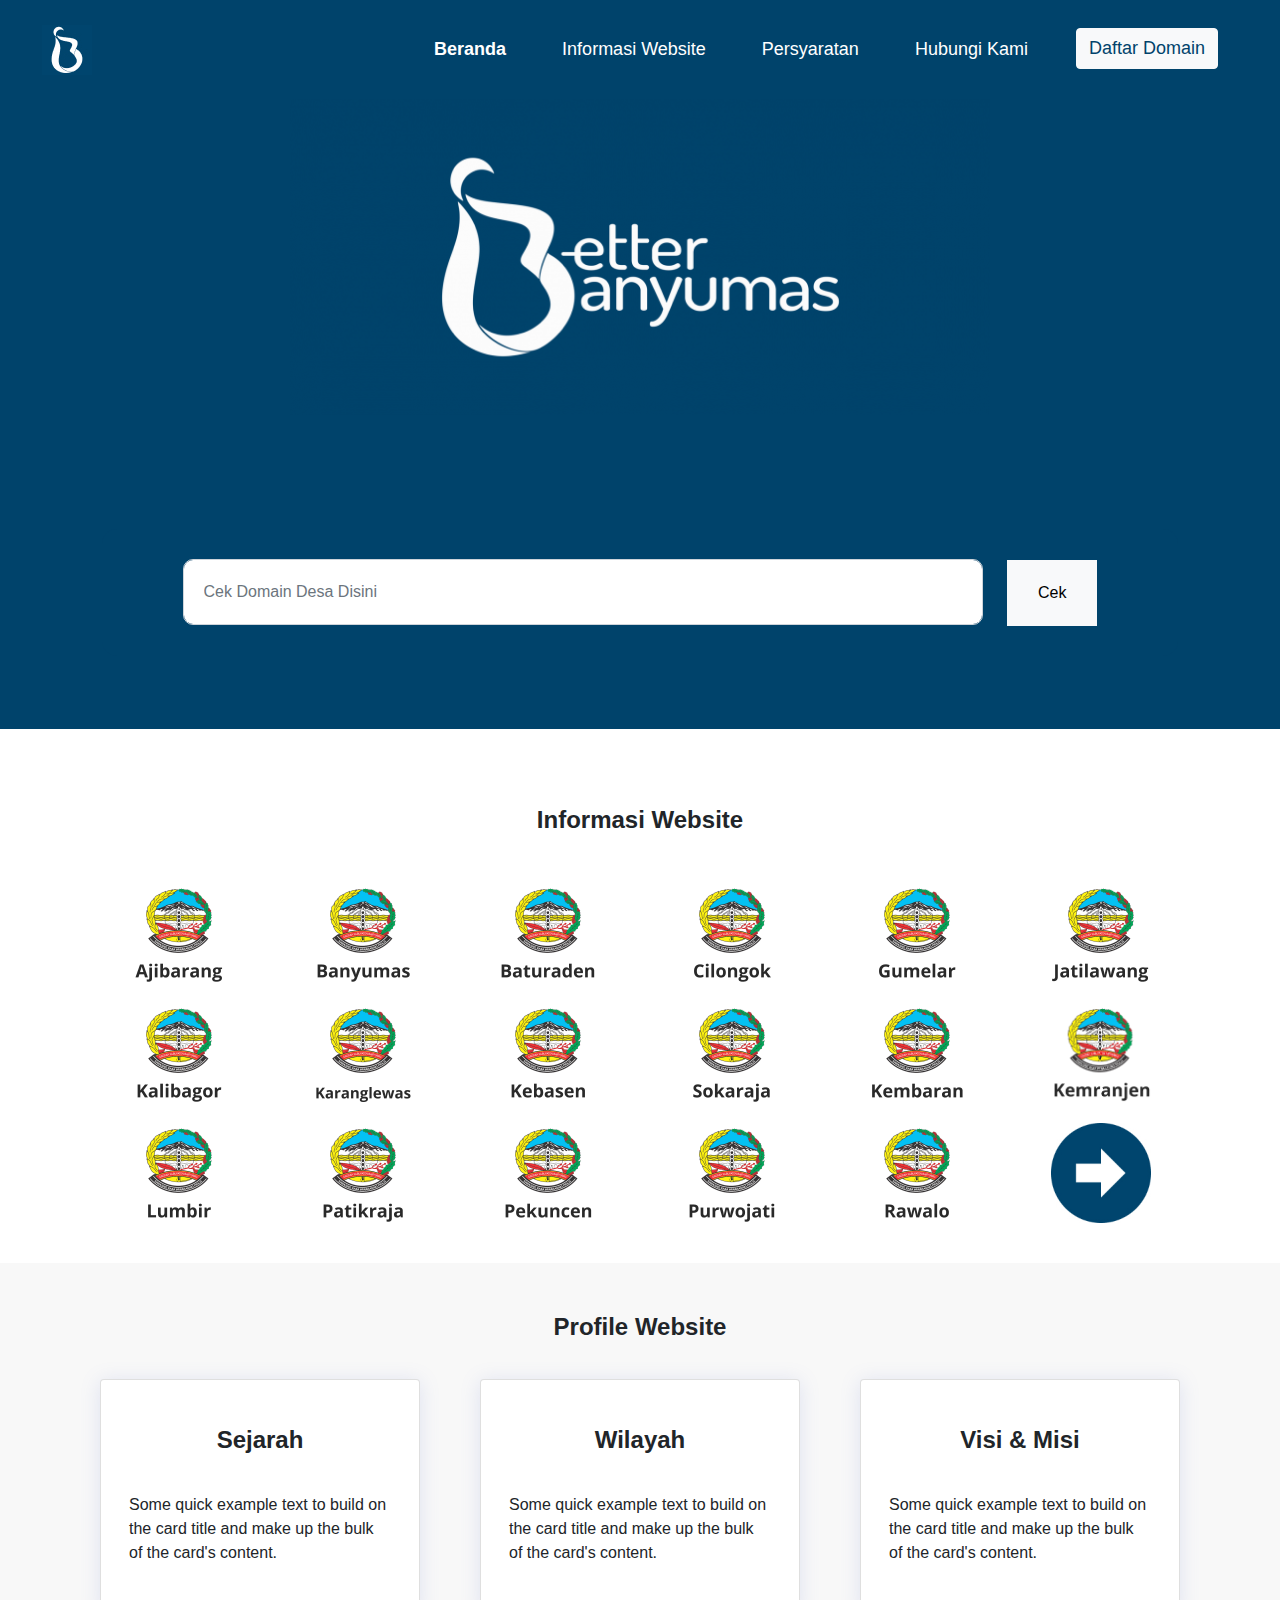
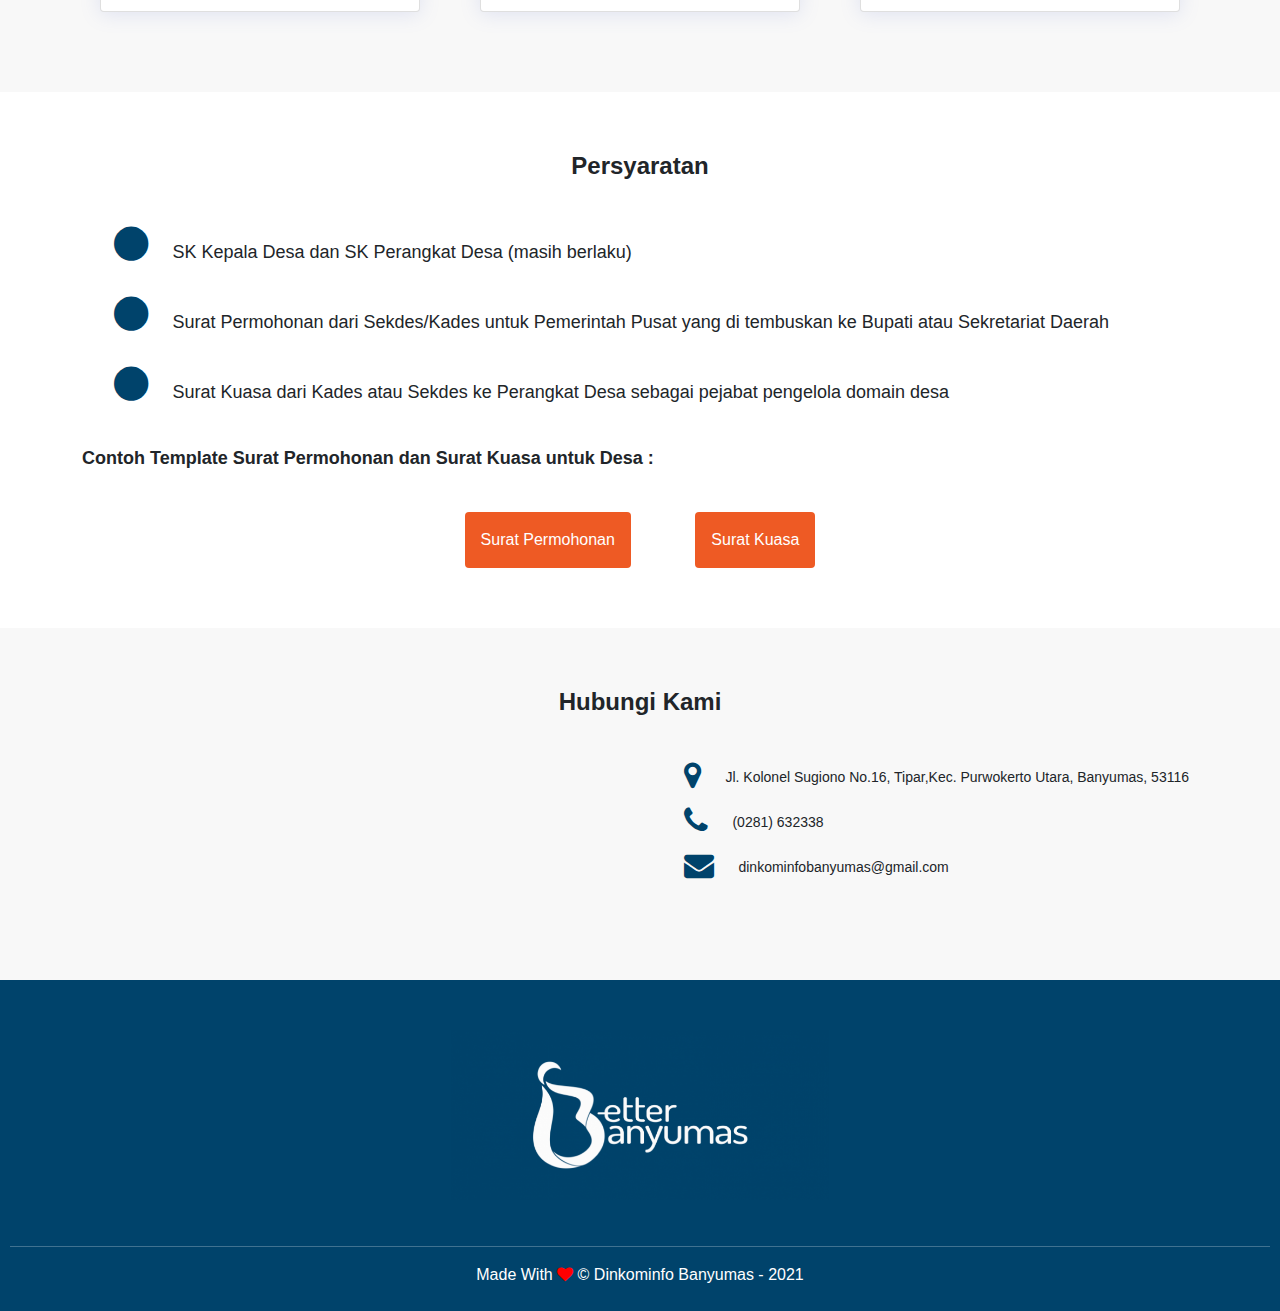
<file: index.html>
<!DOCTYPE html>
<html>
<head>
	<title>Home - Dinkominfo Banyumas</title>
	<link rel="stylesheet" href="css/style.css" />
	<link rel="stylesheet" href="css/bootstrap.min.css" />
	<link rel="stylesheet" href="https://maxcdn.bootstrapcdn.com/font-awesome/4.5.0/css/font-awesome.min.css" />
</head>
<body>
	
	<section id="header">
		<div class="menu-bar">
			<nav class="navbar navbar-expand-lg navbar-light">
				<div class="container-fluid">
					<a class="navbar-brand" href="index.html"><img src="images/logo.jpg"></a>
					<button class="navbar-toggler" type="button" data-bs-toggle="collapse" data-bs-target="#navbarNav" aria-controls="navbarNav" aria-expanded="false" aria-label="Toggle navigation">
						<span class="navbar-toggler-icon"></span>
					</button>
					<div class="collapse navbar-collapse justify-content-end" id="navbarNav">
						<ul class="navbar-nav ml-auto">
							<li class="nav-item">
								<a class="nav-link" href="#"><b>Beranda</b></a>
							</li>
							<li class="nav-item">
								<a class="nav-link" href="#profile">Informasi Website</a>
							</li>
							<li class="nav-item">
								<a class="nav-link" href="#site-stats">Persyaratan</a>
							</li>
							<li class="nav-item">
								<a class="nav-link" href="#alamat">Hubungi Kami</a>
							</li>
							<li class="nav-item">
								<a href="login.html" type="button" class="btn btn-light button-user">Daftar Domain</a>
							</li>
						</ul>
					</div>
				</div>
			</nav>
		</div>
		<div class="banner text-center">
			<img src="images/logo_banner.png">
		</div>
	</section>

	<div class="search-job text-center">
		<input type="text" class="form-control" placeholder="Cek Domain Desa Disini">
		<input type="button" class="btn btn-light" value="Cek">
	</div>

	<section id="recruiters">
		<div class="container text-center">
			<h3>Informasi Website</h3>
			<div>
				<img src="images/Ajibarang.png">
				<img src="images/Banyumas.png">
				<img src="images/Baturaden.png">
				<img src="images/Cilongok.png">
				<img src="images/Gumelar.png">
				<img src="images/Jatilawang.png">
			</div>
			<div>
				<img src="images/Kalibagor.png">
				<img src="images/Karanglewas.png">
				<img src="images/Kebasen.png">
				<img src="images/Sokaraja.png">
				<img src="images/Kembaran.png">
				<img src="images/Kemranjen.png">
			</div>
			<div>
				<img src="images/Lumbir.png">
				<img src="images/Patikraja.png">
				<img src="images/Pekuncen.png">
				<img src="images/Purwojati.png">
				<img src="images/Rawalo.png">
				<img src="images/arrow.jpg">
			</div>
		</div>
	</section>

	<section id="profile">
		<div class="container">
			<h5>Profile Website</h5>
			<div class="row">
				<div class="card" style="width: 20rem;">
					<div class="card-body">
						<h5 class="card-title">Sejarah</h5>
						<p class="card-text">Some quick example text to build on the card title and make up the bulk of the card's content.</p>
					</div>
				</div>
				<div class="card" style="width: 20rem;">
					<div class="card-body">
						<h5 class="card-title">Wilayah</h5>
						<p class="card-text">Some quick example text to build on the card title and make up the bulk of the card's content.</p>
					</div>
				</div>
				<div class="card" style="width: 20rem;">
					<div class="card-body">
						<h5 class="card-title">Visi & Misi</h5>
						<p class="card-text">Some quick example text to build on the card title and make up the bulk of the card's content.</p>
					</div>
				</div>
			</div>
			
		</div>
	</section>

	<section id="site-stats">
		<div class="container text-center">
			<h3>Persyaratan</h3>
			<div class="row">
				<div class="keterangan">
					<ul>
						<li>		
							<i class="fa fa-circle fa-2x" aria-hidden="true"style="color:#00436b"></i>
							<span>SK Kepala Desa dan SK Perangkat Desa (masih berlaku)</span>
						</li>
						<li>	
							<i class="fa fa-circle fa-2x" aria-hidden="true"style="color:#00436b"></i>
							<span>Surat Permohonan dari Sekdes/Kades untuk Pemerintah Pusat yang di tembuskan ke Bupati atau Sekretariat Daerah</span>
						</li>
						<li>	
							<i class="fa fa-circle fa-2x" aria-hidden="true"style="color:#00436b"></i>
							<span> Surat Kuasa dari Kades atau Sekdes ke Perangkat Desa sebagai pejabat pengelola domain desa</span>
						</li>
					</ul>
					<span><b>Contoh Template Surat Permohonan dan Surat Kuasa untuk Desa : </b></span>
				</div>
				<div class="button">
					<button class="btn">Surat Permohonan</button>
					<button class="btn">Surat Kuasa</button>
				</div>
			</div>
		</div>
	</section>

	<section id="alamat">
		<div class="container text-center">
			<h3>Hubungi Kami</h3>
			<div class="row">
				<div class="col-md-6">
					<div id="map-container-google-2" class="z-depth-1-half map-container" style="height: 200px weight: 300px">
						<iframe src="https://maps.google.com/maps?q=manhatan&t=&z=13&ie=UTF8&iwloc=&output=embed" frameborder="0"
						style="border:0" allowfullscreen></iframe>
					</div>
				</div>
				<div class="col-md-6">
					<ul>
						<li>		
							<i class="fa fa-map-marker fa-2x" aria-hidden="true"style="color:#00436b"></i>
							<span>Jl. Kolonel Sugiono No.16, Tipar,Kec. Purwokerto Utara, Banyumas, 53116</span>
						</li>
						<li>	
							<i class="fa fa-phone fa-2x" aria-hidden="true"style="color:#00436b"></i>
							<span>(0281) 632338</span>
						</li>
						<li>	
							<i class="fa fa-envelope fa-2x" aria-hidden="true"style="color:#00436b"></i>
							<span>dinkominfobanyumas@gmail.com</span>
						</li>
					</ul>
				</div>
			</div>
		</div>
	</section>

	<section id="footer" class="text-center">
		<img src="images/logo_banner.png" class="footer-image">
		<hr>
		<p>Made With <i class="fa fa-heart"></i> © Dinkominfo Banyumas - 2021</p>
	</section>

	<script src="js/bootstrap.min.js"></script>
</body>
</html>
</file>
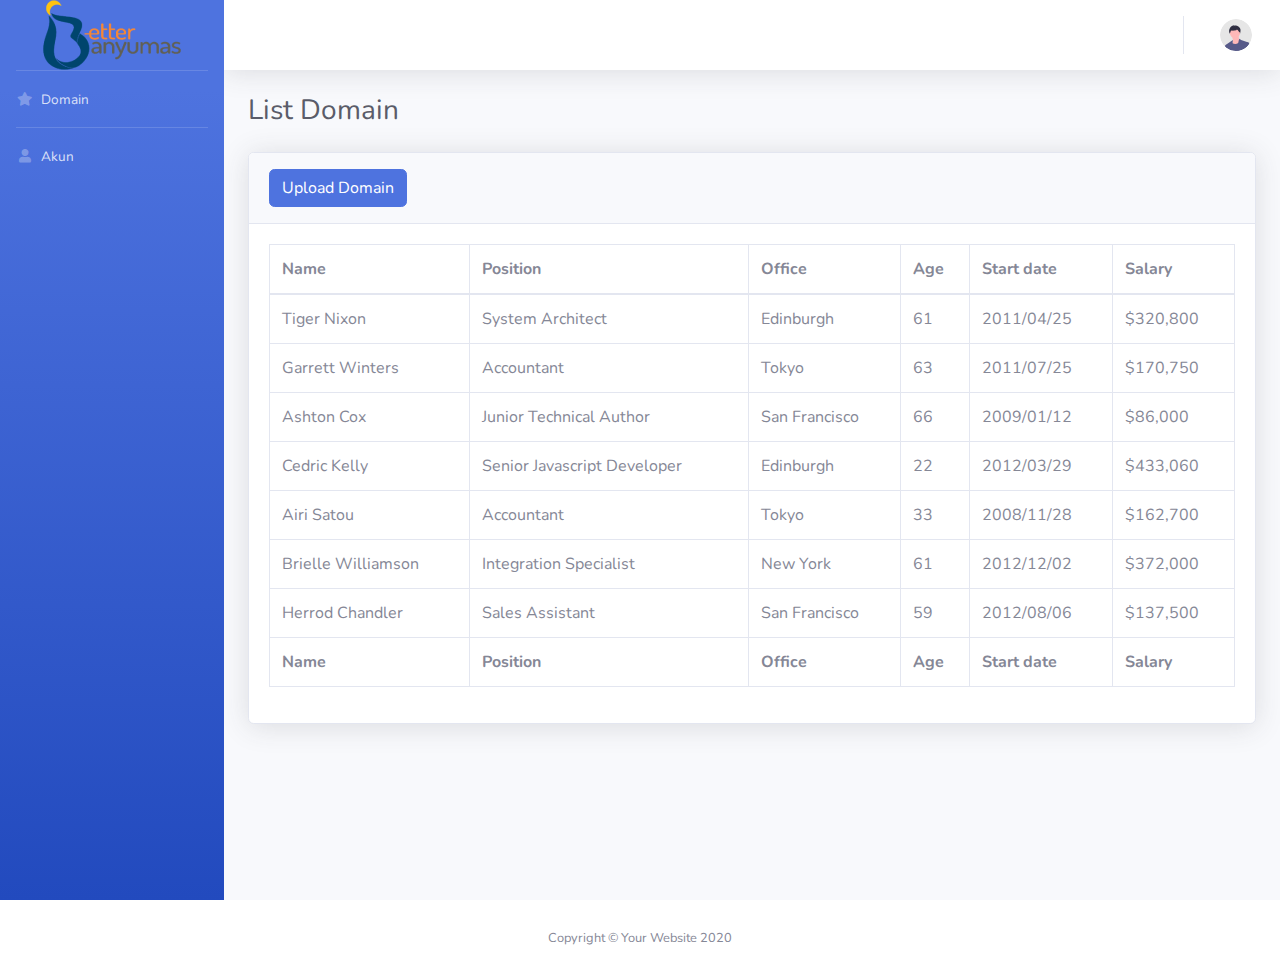
<file: admin/index.html>
<!DOCTYPE html>
<html lang="en">

<head>

    <meta charset="utf-8">
    <meta http-equiv="X-UA-Compatible" content="IE=edge">
    <meta name="viewport" content="width=device-width, initial-scale=1, shrink-to-fit=no">
    <meta name="description" content="">
    <meta name="author" content="">

    <title>Admin - Dinkominfo Banyumas</title>

    <!-- Custom fonts for this template-->
    <link href="vendor/fontawesome-free/css/all.min.css" rel="stylesheet" type="text/css">
    <link
    href="https://fonts.googleapis.com/css?family=Nunito:200,200i,300,300i,400,400i,600,600i,700,700i,800,800i,900,900i"
    rel="stylesheet">

    <!-- Custom styles for this template-->
    <link href="css/sb-admin-2.min.css" rel="stylesheet">

</head>

<body id="page-top">

    <!-- Page Wrapper -->
    <div id="wrapper">

        <!-- Sidebar -->
        <ul class="navbar-nav bg-gradient-primary sidebar sidebar-dark accordion" id="accordionSidebar">

            <!-- Sidebar - Brand -->
            <a class="sidebar-brand d-flex align-items-center justify-content-center" href="index.html">
                <div class="sidebar-brand-icon">
                 <img src="img/logo_bb.png">
             </div>
         </a>

         <!-- Divider -->
         <hr class="sidebar-divider my-0">

         <!-- Nav Item - Dashboard -->
         <li class="nav-item">
            <a class="nav-link" href="index.html">
                <i class="fas fa-fw fa-star"></i>
                <span>Domain</span></a>
            </li>

            <!-- Divider -->
            <hr class="sidebar-divider my-0">

            <!-- Nav Item - Dashboard -->
            <li class="nav-item">
                <a class="nav-link" href="user.html">
                    <i class="fas fa-fw fa-user"></i>
                    <span>Akun</span></a>
                </li>


            </ul>
            <!-- End of Sidebar -->

            <!-- Content Wrapper -->
            <div id="content-wrapper" class="d-flex flex-column">

                <!-- Main Content -->
                <div id="content">

                    <!-- Topbar -->
                    <nav class="navbar navbar-expand navbar-light bg-white topbar mb-4 static-top shadow">

                        <!-- Sidebar Toggle (Topbar) -->
                        <button id="sidebarToggleTop" class="btn btn-link d-md-none rounded-circle mr-3">
                            <i class="fa fa-bars"></i>
                        </button>

                        <!-- Topbar Navbar -->
                        <ul class="navbar-nav ml-auto">

                            <!-- Nav Item - Search Dropdown (Visible Only XS) -->
                            <li class="nav-item dropdown no-arrow d-sm-none">
                                <a class="nav-link dropdown-toggle" href="#" id="searchDropdown" role="button"
                                data-toggle="dropdown" aria-haspopup="true" aria-expanded="false">
                                <i class="fas fa-search fa-fw"></i>
                            </a>
                            <!-- Dropdown - Messages -->
                            <div class="dropdown-menu dropdown-menu-right p-3 shadow animated--grow-in"
                            aria-labelledby="searchDropdown">
                            <form class="form-inline mr-auto w-100 navbar-search">
                                <div class="input-group">
                                    <input type="text" class="form-control bg-light border-0 small"
                                    placeholder="Search for..." aria-label="Search"
                                    aria-describedby="basic-addon2">
                                    <div class="input-group-append">
                                        <button class="btn btn-primary" type="button">
                                            <i class="fas fa-search fa-sm"></i>
                                        </button>
                                    </div>
                                </div>
                            </form>
                        </div>
                    </li>

                    <div class="topbar-divider d-none d-sm-block"></div>

                    <!-- Nav Item - User Information -->
                    <li class="nav-item dropdown no-arrow">
                        <a class="nav-link dropdown-toggle" href="#" id="userDropdown" role="button"
                        data-toggle="dropdown" aria-haspopup="true" aria-expanded="false">
                        <span class="mr-2 d-none d-lg-inline text-gray-600 small"></span>
                        <img class="img-profile rounded-circle"
                        src="img/undraw_profile.svg">
                    </a>
                    <!-- Dropdown - User Information -->
                    <div class="dropdown-menu dropdown-menu-right shadow animated--grow-in"
                    aria-labelledby="userDropdown">
                    <a class="dropdown-item" href="#">
                        <i class="fas fa-user fa-sm fa-fw mr-2 text-gray-400"></i>
                        Profile
                    </a>
                    <a class="dropdown-item" href="#">
                        <i class="fas fa-cogs fa-sm fa-fw mr-2 text-gray-400"></i>
                        Settings
                    </a>
                    <a class="dropdown-item" href="#">
                        <i class="fas fa-list fa-sm fa-fw mr-2 text-gray-400"></i>
                        Activity Log
                    </a>
                    <div class="dropdown-divider"></div>
                    <a class="dropdown-item" href="#" data-toggle="modal" data-target="#logoutModal">
                        <i class="fas fa-sign-out-alt fa-sm fa-fw mr-2 text-gray-400"></i>
                        Logout
                    </a>
                </div>
            </li>

        </ul>

    </nav>
    <!-- End of Topbar -->

    <!-- Begin Page Content -->
    <div class="container-fluid">

        <!-- Page Heading -->
        <h1 class="h3 mb-4 text-gray-800">List Domain</h1>

       <!-- DataTales Example -->
                    <div class="card shadow mb-4">
                        <div class="card-header py-3">
                            <a href="#" class="btn btn-primary btn-icon-split">
                                        <span class="text">Upload Domain</span>
                                    </a>
                        </div>
                        <div class="card-body">
                            <div class="table-responsive">
                                <table class="table table-bordered" id="dataTable" width="100%" cellspacing="0">
                                    <thead>
                                        <tr>
                                            <th>Name</th>
                                            <th>Position</th>
                                            <th>Office</th>
                                            <th>Age</th>
                                            <th>Start date</th>
                                            <th>Salary</th>
                                        </tr>
                                    </thead>
                                    <tfoot>
                                        <tr>
                                            <th>Name</th>
                                            <th>Position</th>
                                            <th>Office</th>
                                            <th>Age</th>
                                            <th>Start date</th>
                                            <th>Salary</th>
                                        </tr>
                                    </tfoot>
                                    <tbody>
                                        <tr>
                                            <td>Tiger Nixon</td>
                                            <td>System Architect</td>
                                            <td>Edinburgh</td>
                                            <td>61</td>
                                            <td>2011/04/25</td>
                                            <td>$320,800</td>
                                        </tr>
                                        <tr>
                                            <td>Garrett Winters</td>
                                            <td>Accountant</td>
                                            <td>Tokyo</td>
                                            <td>63</td>
                                            <td>2011/07/25</td>
                                            <td>$170,750</td>
                                        </tr>
                                        <tr>
                                            <td>Ashton Cox</td>
                                            <td>Junior Technical Author</td>
                                            <td>San Francisco</td>
                                            <td>66</td>
                                            <td>2009/01/12</td>
                                            <td>$86,000</td>
                                        </tr>
                                        <tr>
                                            <td>Cedric Kelly</td>
                                            <td>Senior Javascript Developer</td>
                                            <td>Edinburgh</td>
                                            <td>22</td>
                                            <td>2012/03/29</td>
                                            <td>$433,060</td>
                                        </tr>
                                        <tr>
                                            <td>Airi Satou</td>
                                            <td>Accountant</td>
                                            <td>Tokyo</td>
                                            <td>33</td>
                                            <td>2008/11/28</td>
                                            <td>$162,700</td>
                                        </tr>
                                        <tr>
                                            <td>Brielle Williamson</td>
                                            <td>Integration Specialist</td>
                                            <td>New York</td>
                                            <td>61</td>
                                            <td>2012/12/02</td>
                                            <td>$372,000</td>
                                        </tr>
                                        <tr>
                                            <td>Herrod Chandler</td>
                                            <td>Sales Assistant</td>
                                            <td>San Francisco</td>
                                            <td>59</td>
                                            <td>2012/08/06</td>
                                            <td>$137,500</td>
                                        </tr>
                                    </tbody>
                                </table>
                            </div>
                        </div>
                    </div>

                </div>
                <!-- /.container-fluid -->

            </div>
            <!-- End of Main Content -->

</div>
<!-- /.container-fluid -->

</div>
<!-- End of Main Content -->

<!-- Footer -->
<footer class="sticky-footer bg-white">
    <div class="container my-auto">
        <div class="copyright text-center my-auto">
            <span>Copyright &copy; Your Website 2020</span>
        </div>
    </div>
</footer>
<!-- End of Footer -->

</div>
<!-- End of Content Wrapper -->

</div>
<!-- End of Page Wrapper -->

<!-- Scroll to Top Button-->
<a class="scroll-to-top rounded" href="#page-top">
    <i class="fas fa-angle-up"></i>
</a>

<!-- Logout Modal-->
<div class="modal fade" id="logoutModal" tabindex="-1" role="dialog" aria-labelledby="exampleModalLabel"
aria-hidden="true">
<div class="modal-dialog" role="document">
    <div class="modal-content">
        <div class="modal-header">
            <h5 class="modal-title" id="exampleModalLabel">Ready to Leave?</h5>
            <button class="close" type="button" data-dismiss="modal" aria-label="Close">
                <span aria-hidden="true">×</span>
            </button>
        </div>
        <div class="modal-body">Select "Logout" below if you are ready to end your current session.</div>
        <div class="modal-footer">
            <button class="btn btn-secondary" type="button" data-dismiss="modal">Cancel</button>
            <a class="btn btn-primary" href="login.html">Logout</a>
        </div>
    </div>
</div>
</div>

<!-- Bootstrap core JavaScript-->
<script src="vendor/jquery/jquery.min.js"></script>
<script src="vendor/bootstrap/js/bootstrap.bundle.min.js"></script>

<!-- Core plugin JavaScript-->
<script src="vendor/jquery-easing/jquery.easing.min.js"></script>

<!-- Custom scripts for all pages-->
<script src="js/sb-admin-2.min.js"></script>

</body>

</html>
</file>
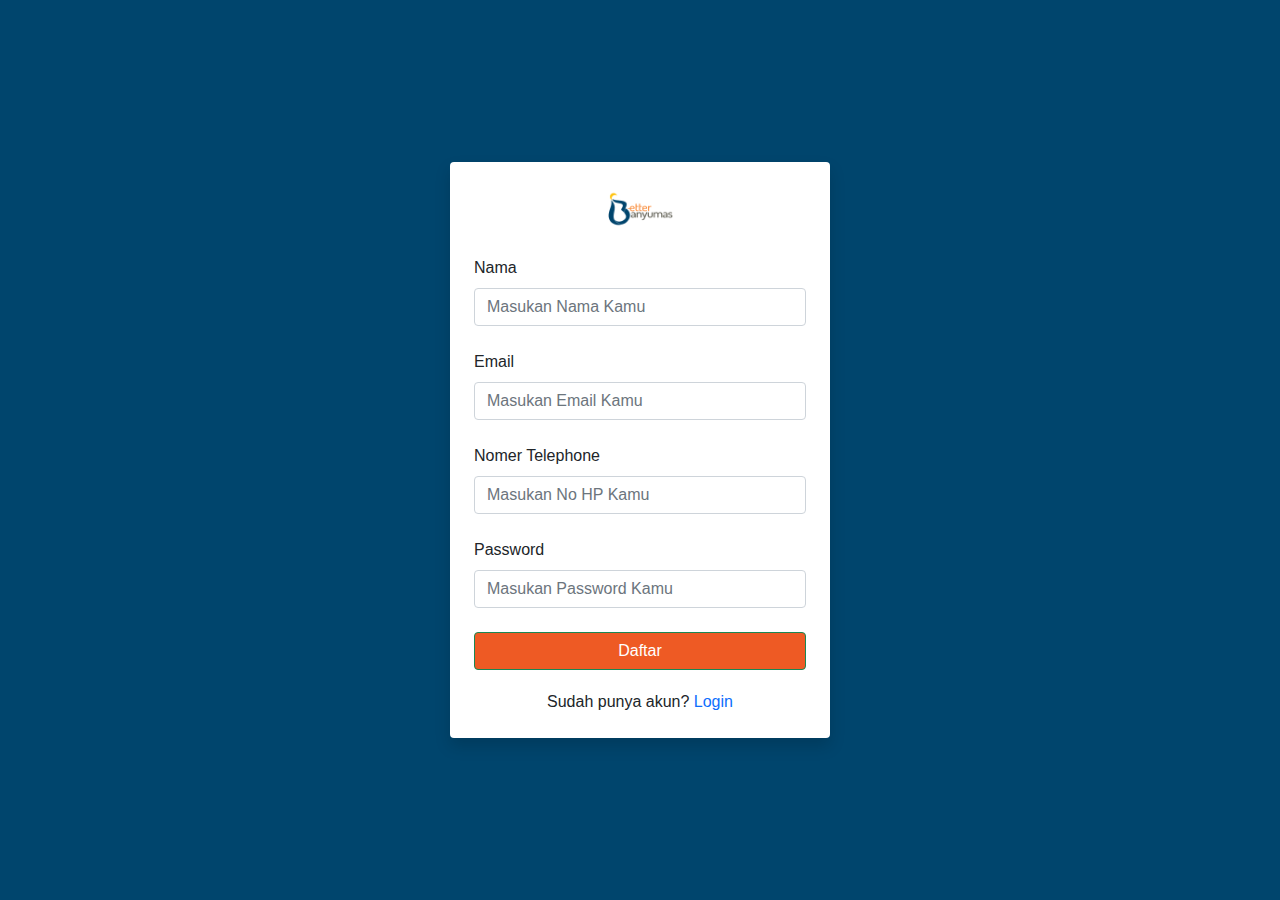
<file: daftar.html>
<!DOCTYPE html>
<html>
<head>
	<title>Daftar - Dinkominfo Banyumas</title>
	<link rel="stylesheet" href="css/style.css" />
	<link rel="stylesheet" href="css/bootstrap.min.css" />
	<link rel="stylesheet" href="https://maxcdn.bootstrapcdn.com/font-awesome/4.5.0/css/font-awesome.min.css" />
</head>
<body class="background">
	<div class="container">
		<div class="row vh-100 align-items-center justify-content-center">
			<div class="col-sm-8 col-md-6 col-lg-4 bg-white rounded p-4 shadow">
				<div class="row justify-content-center mb-4">
					<img src="images/logo_bb.png" class="w-25">
				</div>
				<form>
					<div class="mb-4">
						<label for="name" class="form-label">Nama</label>
						<input type="name" class="form-control" name="name" placeholder="Masukan Nama Kamu" aria-describedby="emailHelp">
					</div>
					<div class="mb-4">
						<label for="email" class="form-label">Email</label>
						<input type="email" class="form-control" name="email" placeholder="Masukan Email Kamu" aria-describedby="emailHelp">
					</div>
					<div class="mb-4">
						<label for="number" class="form-label">Nomer Telephone</label>
						<input type="number" class="form-control" name="number" placeholder="Masukan No HP Kamu" aria-describedby="emailHelp">
					</div>
					<div class="mb-4">
						<label for="password" class="form-label">Password</label>
						<input type="password" class="form-control" name="password" placeholder="Masukan Password Kamu" aria-describedby="passwordHelp">
					</div>
					<a href="login.html" type="submit" class="btn btn-success w-100">Daftar</a>
				</form>
				<p class="mb-0 text-center-login">Sudah punya akun? <a href="login.html" class="text-decoration-none">Login</a></p>
			</div>
		</div>
	</div>

</body>
</html>
</file>
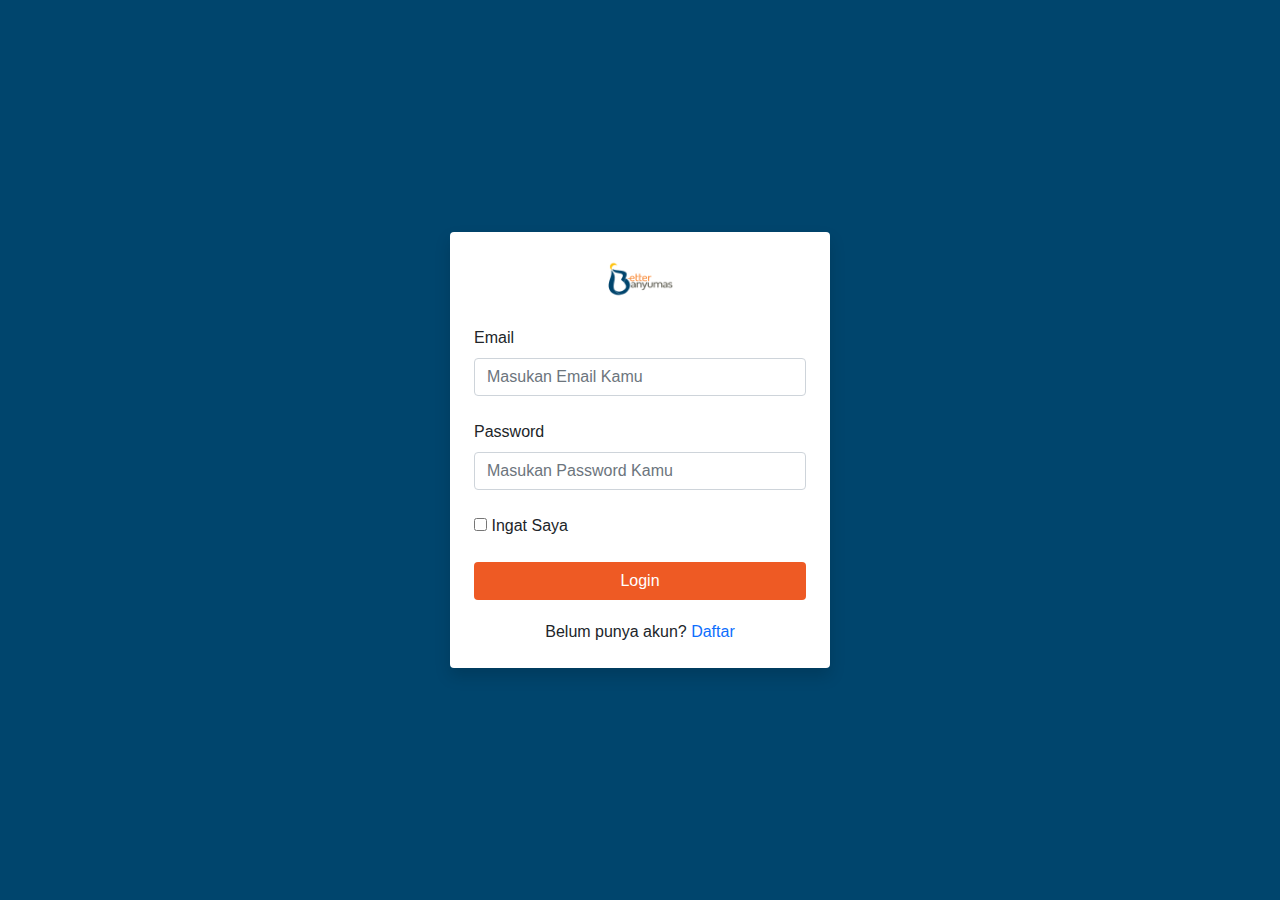
<file: login.html>
<!DOCTYPE html>
<html>
<head>
	<title>Login - Dinkominfo Banyumas</title>
	<link rel="stylesheet" href="css/style.css" />
	<link rel="stylesheet" href="css/bootstrap.min.css" />
	<link rel="stylesheet" href="https://maxcdn.bootstrapcdn.com/font-awesome/4.5.0/css/font-awesome.min.css" />
</head>
<body class="background">
	<div class="container">
		<div class="row vh-100 align-items-center justify-content-center">
			<div class="col-sm-8 col-md-6 col-lg-4 bg-white rounded p-4 shadow">
				<div class="row justify-content-center mb-4">
					<img src="images/logo_bb.png" class="w-25">
				</div>
				<form>
					<div class="mb-4">
						<label for="email" class="form-label">Email</label>
						<input type="email" class="form-control" name="email" placeholder="Masukan Email Kamu" aria-describedby="emailHelp">
					</div>
					<div class="mb-4">
						<label for="password" class="form-label">Password</label>
						<input type="password" class="form-control" name="password" placeholder="Masukan Password Kamu" aria-describedby="passwordHelp">
					</div>
					<div class="mb-4">
						<input type="checkbox" name="form-check-input" id="remember">
						<label class="form-check-label" for="remember">Ingat Saya</label>
					</div>
					<a href="pendaftaran.html" type="submit" class="btn w-100">Login</a> 
				</form>
				<p class="mb-0 text-center-login">Belum punya akun? <a href="daftar.html" class="text-decoration-none">Daftar</a></p>
			</div>
		</div>
	</div>

</body>
</html>
</file>
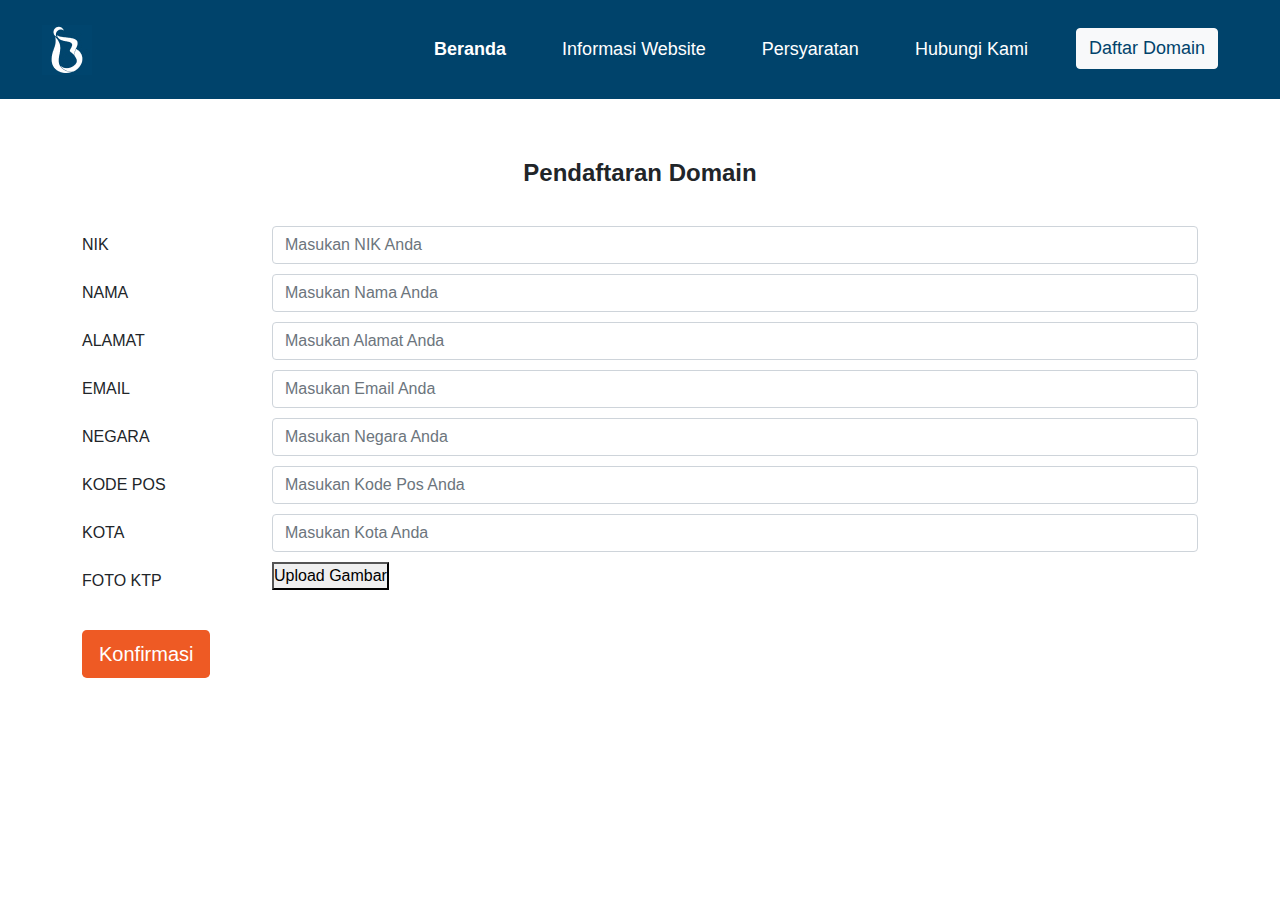
<file: pendaftaran.html>
<!DOCTYPE html>
<html>
<head>
	<title>Pendaftaran Domain - Dinkominfo Banyumas</title>
	<link rel="stylesheet" href="css/style.css" />
	<link rel="stylesheet" href="css/bootstrap.min.css" />
	<link rel="stylesheet" href="https://maxcdn.bootstrapcdn.com/font-awesome/4.5.0/css/font-awesome.min.css" />
</head>
<body>
	
	<section id="header">
		<div class="menu-bar">
			<nav class="navbar navbar-expand-lg navbar-light">
				<div class="container-fluid">
					<a class="navbar-brand" href="index.html"><img src="images/logo.jpg"></a>
					<button class="navbar-toggler" type="button" data-bs-toggle="collapse" data-bs-target="#navbarNav" aria-controls="navbarNav" aria-expanded="false" aria-label="Toggle navigation">
						<span class="navbar-toggler-icon"></span>
					</button>
					<div class="collapse navbar-collapse justify-content-end" id="navbarNav">
						<ul class="navbar-nav ml-auto">
							<li class="nav-item">
								<a class="nav-link" href="#"><b>Beranda</b></a>
							</li>
							<li class="nav-item">
								<a class="nav-link" href="#profile">Informasi Website</a>
							</li>
							<li class="nav-item">
								<a class="nav-link" href="#site-stats">Persyaratan</a>
							</li>
							<li class="nav-item">
								<a class="nav-link" href="#alamat">Hubungi Kami</a>
							</li>
							<li class="nav-item">
								<a href="login.html" type="button" class="btn btn-light button-user">Daftar Domain</a>
							</li>
						</ul>
					</div>
				</div>
			</nav>
		</div>
	</section>

	<section id="pendaftaran">
		<div class="container">
			<h3>Pendaftaran Domain</h3>
			<div class="row">
				<form class="daftar">
					<div class="form-group row">
						<label for="nama" class="col-sm-2 col-form-label">NIK</label>
						<div class="col-sm-10">
							<input type="email" class="form-control" id="nama" placeholder="Masukan NIK Anda">
						</div>
					</div>
					<div class="form-group row">
						<label for="nama" class="col-sm-2 col-form-label">NAMA</label>
						<div class="col-sm-10">
							<input type="email" class="form-control" id="nama" placeholder="Masukan Nama Anda">
						</div>
					</div>
					<div class="form-group row">
						<label for="nama" class="col-sm-2 col-form-label">ALAMAT</label>
						<div class="col-sm-10">
							<input type="email" class="form-control" id="nama" placeholder="Masukan Alamat Anda">
						</div>
					</div>
					<div class="form-group row">
						<label for="nama" class="col-sm-2 col-form-label">EMAIL</label>
						<div class="col-sm-10">
							<input type="email" class="form-control" id="nama" placeholder="Masukan Email Anda">
						</div>
					</div>
					<div class="form-group row">
						<label for="nama" class="col-sm-2 col-form-label">NEGARA</label>
						<div class="col-sm-10">
							<input type="email" class="form-control" id="nama" placeholder="Masukan Negara Anda">
						</div>
					</div>
					<div class="form-group row">
						<label for="nama" class="col-sm-2 col-form-label">KODE POS</label>
						<div class="col-sm-10">
							<input type="email" class="form-control" id="nama" placeholder="Masukan Kode Pos Anda">
						</div>
					</div>
					<div class="form-group row">
						<label for="nama" class="col-sm-2 col-form-label">KOTA</label>
						<div class="col-sm-10">
							<input type="email" class="form-control" id="nama" placeholder="Masukan Kota Anda">
						</div>
					</div>
					<div class="form-group row">
						<label for="nama" class="col-sm-2 col-form-label">FOTO KTP</label>
						<div class="col-sm-10">
							<button type="submit" class="butonupload">Upload Gambar</button>
						</div>
					</div>
					<a href="index.html" type="submit" class="btn btn-lg btn-block">Konfirmasi</a>
				</form>
			</div>
		</div>
	</section>

	<script src="js/bootstrap.min.js"></script>
</body>
</html>
</file>
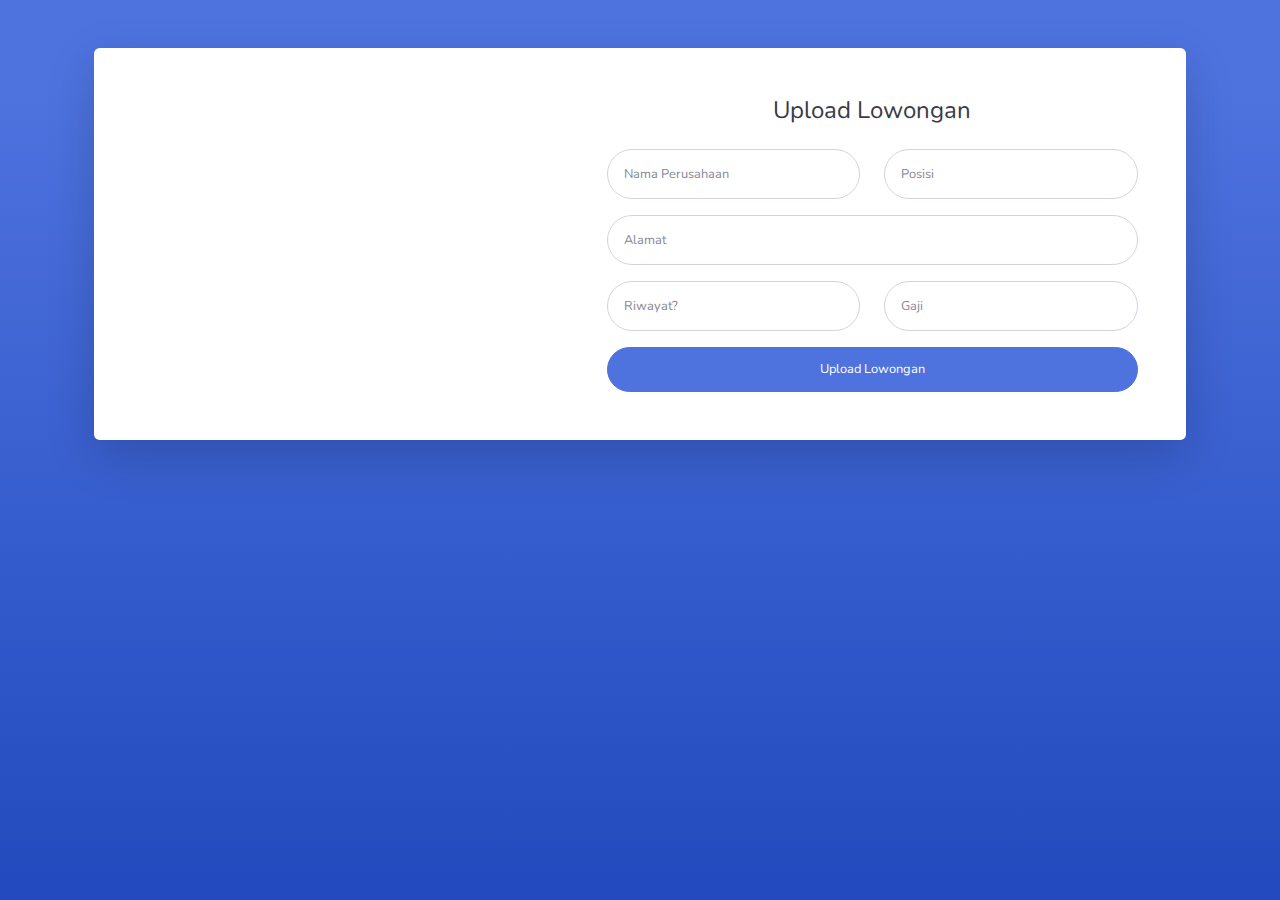
<file: admin/upload.html>
<!DOCTYPE html>
<html lang="en">

<head>

    <meta charset="utf-8">
    <meta http-equiv="X-UA-Compatible" content="IE=edge">
    <meta name="viewport" content="width=device-width, initial-scale=1, shrink-to-fit=no">
    <meta name="description" content="">
    <meta name="author" content="">

    <title>Lokerku - Upload Lowongan</title>

    <!-- Custom fonts for this template-->
    <link href="vendor/fontawesome-free/css/all.min.css" rel="stylesheet" type="text/css">
    <link
    href="https://fonts.googleapis.com/css?family=Nunito:200,200i,300,300i,400,400i,600,600i,700,700i,800,800i,900,900i"
    rel="stylesheet">

    <!-- Custom styles for this template-->
    <link href="css/sb-admin-2.min.css" rel="stylesheet">

</head>

<body class="bg-gradient-primary">

    <div class="container">

        <div class="card o-hidden border-0 shadow-lg my-5">
            <div class="card-body p-0">
                <!-- Nested Row within Card Body -->
                <div class="row">
                    <div class="col-lg-5 d-none d-lg-block bg-upload-image"></div>
                    <div class="col-lg-7">
                        <div class="p-5">
                            <div class="text-center">
                                <h1 class="h4 text-gray-900 mb-4">Upload Lowongan</h1>
                            </div>
                            <form class="user">
                                <div class="form-group row">
                                    <div class="col-sm-6 mb-3 mb-sm-0">
                                        <input type="text" class="form-control form-control-user" id="exampleFirstName"
                                        placeholder="Nama Perusahaan">
                                    </div>
                                    <div class="col-sm-6">
                                        <input type="text" class="form-control form-control-user" id="exampleLastName"
                                        placeholder="Posisi">
                                    </div>
                                </div>
                                <div class="form-group">
                                    <input type="text" class="form-control form-control-user" id="exampleInputEmail"
                                    placeholder="Alamat">
                                </div>
                                <div class="form-group row">
                                    <div class="col-sm-6 mb-3 mb-sm-0">
                                        <input type="text" class="form-control form-control-user"
                                        id="exampleInputPassword" placeholder="Riwayat?">
                                    </div>
                                    <div class="col-sm-6">
                                        <input type="number" class="form-control form-control-user"
                                        id="exampleRepeatPassword" placeholder="Gaji">
                                    </div>
                                </div>
                                <a href="index.html" class="btn btn-primary btn-user btn-block">
                                    Upload Lowongan
                                </a>
                            </div>
                        </div>
                    </div>
                </div>
            </div>

        </div>

        <!-- Bootstrap core JavaScript-->
        <script src="vendor/jquery/jquery.min.js"></script>
        <script src="vendor/bootstrap/js/bootstrap.bundle.min.js"></script>

        <!-- Core plugin JavaScript-->
        <script src="vendor/jquery-easing/jquery.easing.min.js"></script>

        <!-- Custom scripts for all pages-->
        <script src="js/sb-admin-2.min.js"></script>

    </body>

    </html>
</file>
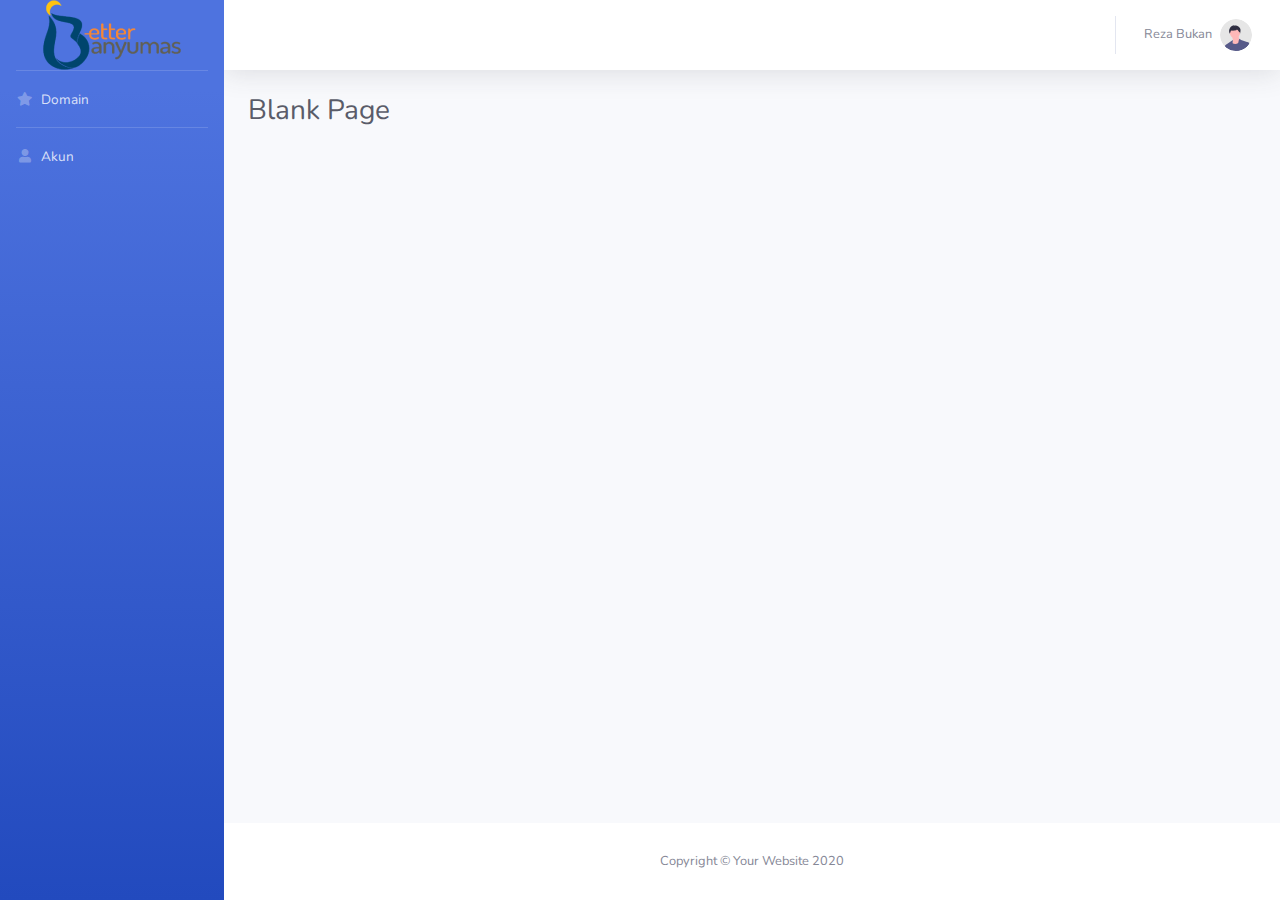
<file: admin/user.html>
<!DOCTYPE html>
<html lang="en">

<head>

    <meta charset="utf-8">
    <meta http-equiv="X-UA-Compatible" content="IE=edge">
    <meta name="viewport" content="width=device-width, initial-scale=1, shrink-to-fit=no">
    <meta name="description" content="">
    <meta name="author" content="">

    <title>Admin - Dinkominfo Banyumas</title>

    <!-- Custom fonts for this template-->
    <link href="vendor/fontawesome-free/css/all.min.css" rel="stylesheet" type="text/css">
    <link
        href="https://fonts.googleapis.com/css?family=Nunito:200,200i,300,300i,400,400i,600,600i,700,700i,800,800i,900,900i"
        rel="stylesheet">

    <!-- Custom styles for this template-->
    <link href="css/sb-admin-2.min.css" rel="stylesheet">

</head>

<body id="page-top">

    <!-- Page Wrapper -->
    <div id="wrapper">

        <!-- Sidebar -->
        <ul class="navbar-nav bg-gradient-primary sidebar sidebar-dark accordion" id="accordionSidebar">

            <!-- Sidebar - Brand -->
            <a class="sidebar-brand d-flex align-items-center justify-content-center" href="index.html">
                <div class="sidebar-brand-icon">
                   <img src="img/logo_bb.png">
                </div>
            </a>

            <!-- Divider -->
            <hr class="sidebar-divider my-0">

            <!-- Nav Item - Dashboard -->
            <li class="nav-item">
                <a class="nav-link" href="index.html">
                    <i class="fas fa-fw fa-star"></i>
                    <span>Domain</span></a>
            </li>

            <!-- Divider -->
            <hr class="sidebar-divider my-0">

            <!-- Nav Item - Dashboard -->
            <li class="nav-item">
                <a class="nav-link" href="index.html">
                    <i class="fas fa-fw fa-user"></i>
                    <span>Akun</span></a>
            </li>


        </ul>
        <!-- End of Sidebar -->

        <!-- Content Wrapper -->
        <div id="content-wrapper" class="d-flex flex-column">

            <!-- Main Content -->
            <div id="content">

                <!-- Topbar -->
                <nav class="navbar navbar-expand navbar-light bg-white topbar mb-4 static-top shadow">

                    <!-- Sidebar Toggle (Topbar) -->
                    <button id="sidebarToggleTop" class="btn btn-link d-md-none rounded-circle mr-3">
                        <i class="fa fa-bars"></i>
                    </button>

                    <!-- Topbar Navbar -->
                    <ul class="navbar-nav ml-auto">

                        <!-- Nav Item - Search Dropdown (Visible Only XS) -->
                        <li class="nav-item dropdown no-arrow d-sm-none">
                            <a class="nav-link dropdown-toggle" href="#" id="searchDropdown" role="button"
                                data-toggle="dropdown" aria-haspopup="true" aria-expanded="false">
                                <i class="fas fa-search fa-fw"></i>
                            </a>
                            <!-- Dropdown - Messages -->
                            <div class="dropdown-menu dropdown-menu-right p-3 shadow animated--grow-in"
                                aria-labelledby="searchDropdown">
                                <form class="form-inline mr-auto w-100 navbar-search">
                                    <div class="input-group">
                                        <input type="text" class="form-control bg-light border-0 small"
                                            placeholder="Search for..." aria-label="Search"
                                            aria-describedby="basic-addon2">
                                        <div class="input-group-append">
                                            <button class="btn btn-primary" type="button">
                                                <i class="fas fa-search fa-sm"></i>
                                            </button>
                                        </div>
                                    </div>
                                </form>
                            </div>
                        </li>

                        <div class="topbar-divider d-none d-sm-block"></div>

                        <!-- Nav Item - User Information -->
                        <li class="nav-item dropdown no-arrow">
                            <a class="nav-link dropdown-toggle" href="#" id="userDropdown" role="button"
                                data-toggle="dropdown" aria-haspopup="true" aria-expanded="false">
                                <span class="mr-2 d-none d-lg-inline text-gray-600 small">Reza Bukan</span>
                                <img class="img-profile rounded-circle"
                                    src="img/undraw_profile.svg">
                            </a>
                            <!-- Dropdown - User Information -->
                            <div class="dropdown-menu dropdown-menu-right shadow animated--grow-in"
                                aria-labelledby="userDropdown">
                                <a class="dropdown-item" href="#">
                                    <i class="fas fa-user fa-sm fa-fw mr-2 text-gray-400"></i>
                                    Profile
                                </a>
                                <a class="dropdown-item" href="#">
                                    <i class="fas fa-cogs fa-sm fa-fw mr-2 text-gray-400"></i>
                                    Settings
                                </a>
                                <a class="dropdown-item" href="#">
                                    <i class="fas fa-list fa-sm fa-fw mr-2 text-gray-400"></i>
                                    Activity Log
                                </a>
                                <div class="dropdown-divider"></div>
                                <a class="dropdown-item" href="#" data-toggle="modal" data-target="#logoutModal">
                                    <i class="fas fa-sign-out-alt fa-sm fa-fw mr-2 text-gray-400"></i>
                                    Logout
                                </a>
                            </div>
                        </li>

                    </ul>

                </nav>
                <!-- End of Topbar -->

                <!-- Begin Page Content -->
                <div class="container-fluid">

                    <!-- Page Heading -->
                    <h1 class="h3 mb-4 text-gray-800">Blank Page</h1>

                </div>
                <!-- /.container-fluid -->

            </div>
            <!-- End of Main Content -->

            <!-- Footer -->
            <footer class="sticky-footer bg-white">
                <div class="container my-auto">
                    <div class="copyright text-center my-auto">
                        <span>Copyright &copy; Your Website 2020</span>
                    </div>
                </div>
            </footer>
            <!-- End of Footer -->

        </div>
        <!-- End of Content Wrapper -->

    </div>
    <!-- End of Page Wrapper -->

    <!-- Scroll to Top Button-->
    <a class="scroll-to-top rounded" href="#page-top">
        <i class="fas fa-angle-up"></i>
    </a>

    <!-- Logout Modal-->
    <div class="modal fade" id="logoutModal" tabindex="-1" role="dialog" aria-labelledby="exampleModalLabel"
        aria-hidden="true">
        <div class="modal-dialog" role="document">
            <div class="modal-content">
                <div class="modal-header">
                    <h5 class="modal-title" id="exampleModalLabel">Ready to Leave?</h5>
                    <button class="close" type="button" data-dismiss="modal" aria-label="Close">
                        <span aria-hidden="true">×</span>
                    </button>
                </div>
                <div class="modal-body">Select "Logout" below if you are ready to end your current session.</div>
                <div class="modal-footer">
                    <button class="btn btn-secondary" type="button" data-dismiss="modal">Cancel</button>
                    <a class="btn btn-primary" href="login.html">Logout</a>
                </div>
            </div>
        </div>
    </div>

    <!-- Bootstrap core JavaScript-->
    <script src="vendor/jquery/jquery.min.js"></script>
    <script src="vendor/bootstrap/js/bootstrap.bundle.min.js"></script>

    <!-- Core plugin JavaScript-->
    <script src="vendor/jquery-easing/jquery.easing.min.js"></script>

    <!-- Custom scripts for all pages-->
    <script src="js/sb-admin-2.min.js"></script>

</body>

</html>
</file>
<file: css/style.css>
* 
{
	padding: 0;
	margin: 0;
	font-family: sans-serif;
}

/** Header dan Navbar **/
.menu-bar {
	background-color: #00436b;
	padding-right: 30px;
	padding-left: 30px;
}

.nav-link {
	font-size: 18px;
	color: #fff !important;
	margin: 20px;
}

.nav-item .button-user {
	font-size: 18px;
	color: #00436b !important;
	margin: 20px;
}

.navbar-nav {
	text-align: center;
}

.menu-bar .navbar-toggler {
	padding-right: 0;
	outline: none;
	border: none;
}

.banner {
	height: 70vh;
	background-color: #00436b;
	background-size: cover;
	background-position: center;
	color: #fff;
}

/** Search **/
.search-job {
	padding: 20px 0;
	margin: -200px 8% 50px;
	background-color: #00436b;
	border-radius: 15px;
	box-shadow: 0 0 10px rgba(0,0,0,0);
}

.search-job .form-control{
	max-width: 800px;
	display: inline-flex;
	margin: 10px 10px;
	border-radius: 10px;
	padding: 20px;
}

.search-job .btn-light{
	border-radius: 0;
	margin: 10px;
	padding: 20px 30px;
}

/** Informasi Website Desa **/
#recruiters {
	padding-top: 100px;
	padding-bottom: 30px;
}

#recruiters h3 {
	text-align: center;
	padding-bottom: 30px;
	font-weight: 600;
	font-size: 24px;
}

#recruiters img {
	max-width: 100px;
	margin: 10px 40px;
}

/** Profile Website **/
#profile {
	background: #f8f8f8;
	padding: 50px 0;
}

#profile h5{
	text-align: center;
	padding-bottom: 30px;
	font-weight: 600;
	font-size: 24px;	
}

.card {
	padding: 30px 0;
	margin: 30px;
	border-radius: 10px;
	box-shadow: 0 2px 20px 0 rgba(110,130,208, .18);
}

/** KeunggulanLokerku **/
#site-stats {
	padding: 60px 0;
}

#site-stats h3 {
	text-align: center;
	padding-bottom: 30px;
	font-weight: 600;
	font-size: 24px;	
}

#site-stats .fa {
	font-size: 40px;
	margin-right: 20px;
	margin-bottom: 20px;
	line-height: 50px;
	vertical-align: middle;
}

.keterangan {
	text-align: left;
}

#site-stats ul {
    list-style-type: none;
}

#site-stats span {
    font-family: sans-serif;
    font-size: 18px;
}

#site-stats .btn {
	color: #fff !important;
	background: #EE5A24 !important;
	margin-right: 30px;
	margin-left: 30px;
	margin-top: 40px;
	padding: 15px;
}

/** Hubungi Kami **/
#alamat {
	padding: 60px 0;
	background-color: #f8f8f8;
}

#alamat h3 {
	text-align: center;
	padding-bottom: 30px;
	font-weight: 600;
	font-size: 24px;	
}

#alamat ul {
    list-style-type: none;
    text-align: left;
    margin-bottom: 30px;
}

#alamat .fa {
	font-size: 30px;
	margin-right: 20px;
	margin-bottom: 5px;
	line-height: 40px;
	vertical-align: middle;
}

#alamat span {
    font-family: sans-serif;
    font-size: 14px;
    padding: 0;
    margin: 0;
}

/** Footer **/
#footer {
	background: #00436b; 
	padding: 20px 10px 8px;
}

.footer-image {
	margin: 30px 0;
	height: 30%;
	max-width: 30%;
}

#footer p {
	color: #fff;
}

#footer hr {
	color: #fff;
}

.fa-heart {
	color: #f00;
}

/** Page_List_Lowongan **/
#jobs_lowongan {
	padding: 30px 0;
}

#jobs_lowongan h5{
	text-align: left;
	padding-bottom: 60px;
	font-weight: 600;
	font-size: 24px;	
}

.company-details-lowongan {
	box-shadow: 0 2px 20px 0 rgba(110,130,208, .18);
	border-radius: 5px;
	margin-bottom: 50px;
}

.job-update-lowongan {
	background: #fff;
	padding: 10px 20px;
	border-radius: 5px;
}

.job-update-lowongan .fa {
	margin-top: 5px;
	margin-right: 10px;
	color: #4A7FF1;
}

.apply-btn {
	height: 40px;
	background-color: #4A7FF1;
	padding: 7px;
	border-bottom-left-radius: 5px;
	border-bottom-right-radius: 5px;
}

.apply-btn .btn-primary {
	padding: 0 30px;
	float: right;
	border-radius: 0;
	box-shadow: none !important;
	background: transparent;
	border: 1px solid #fff;
}

/** Page_Login **/
.background {
	background: #00456D !important;
}

.text-center-login {
	margin-top: 20px;
	text-align: center;
}

.background .btn {
	background-color: #EE5A24 !important;
	color: #ffffff;
}

/** Page Daftar Domain **/
#pendaftaran h3 {
	text-align: center;
	padding-bottom: 30px;
	font-weight: 600;
	font-size: 24px;
	margin-top: 60px;
}

#pendaftaran label {
	text-align: left;
}

#pendaftaran .form-group {
	margin-bottom: 10px;
}

#pendaftaran .btn {
	margin-top: 20px;
	background-color: #EE5A24;
	color: white;

}
</file>
